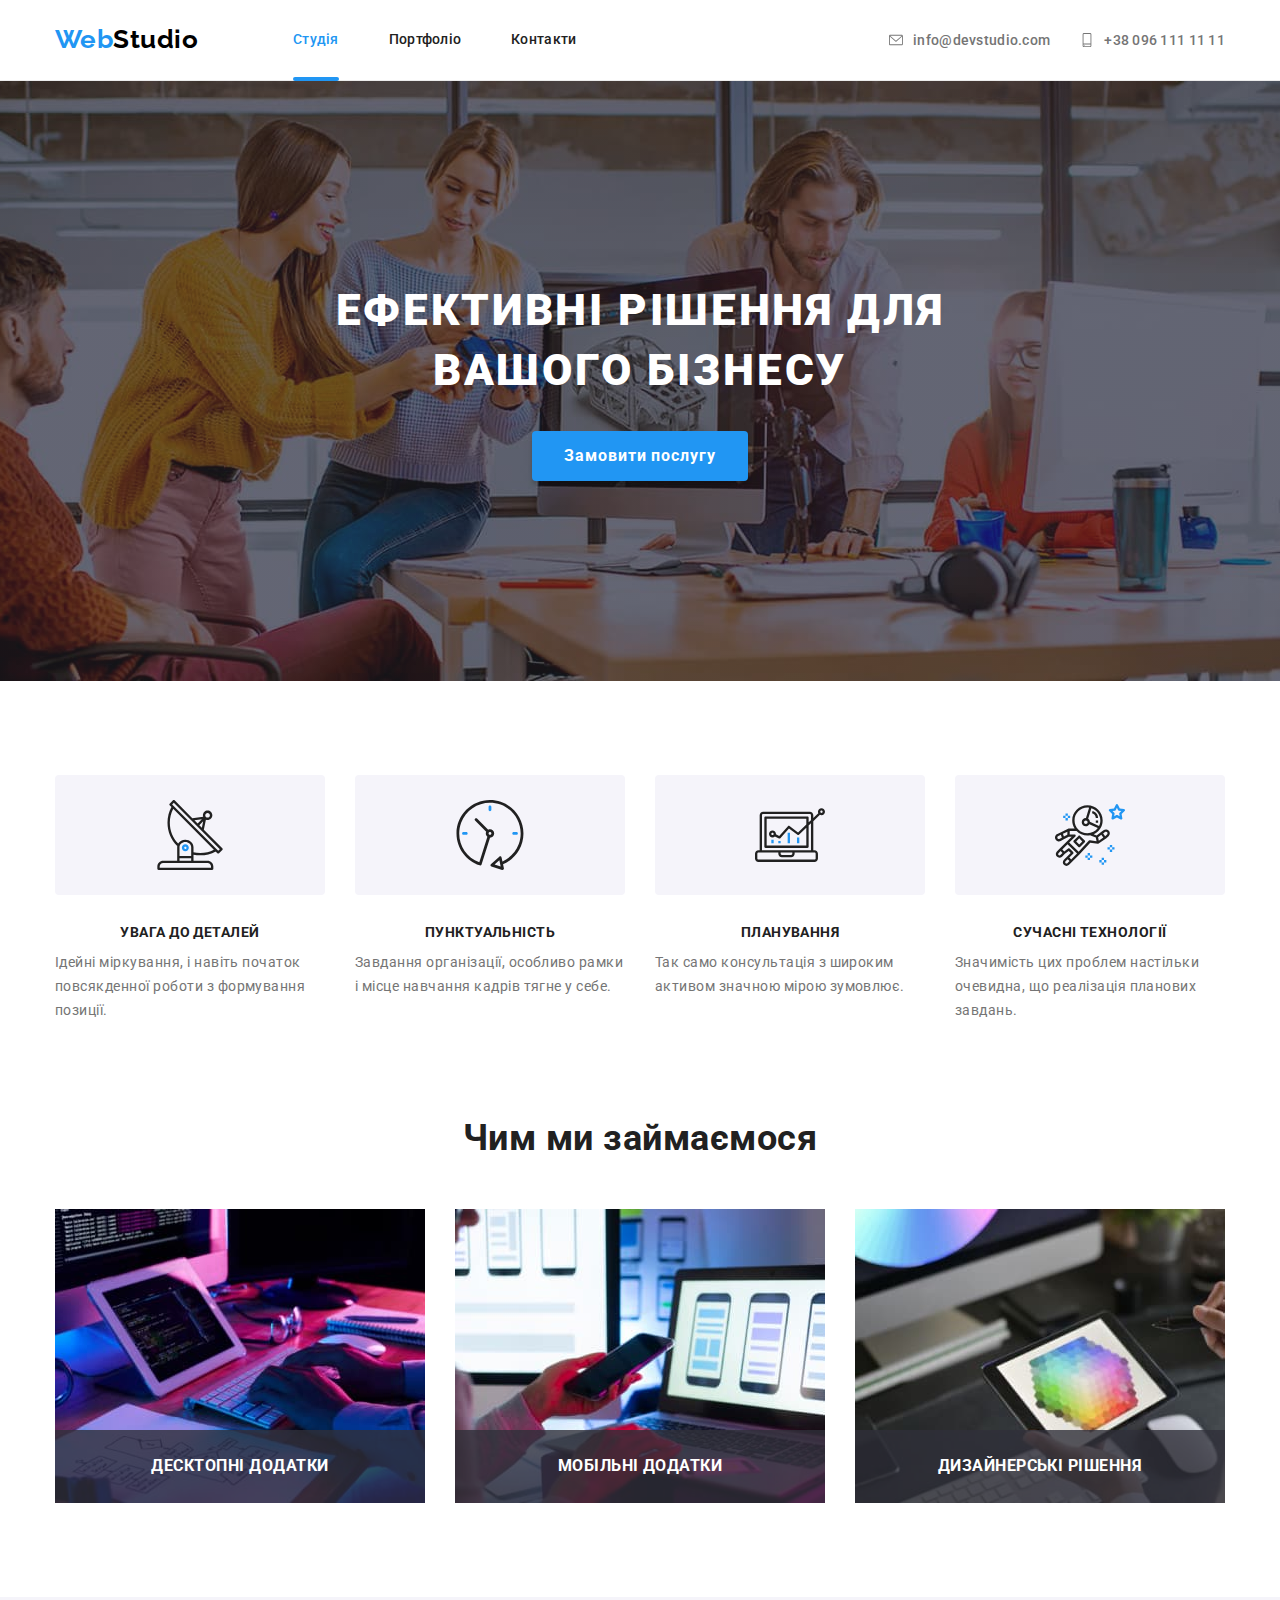
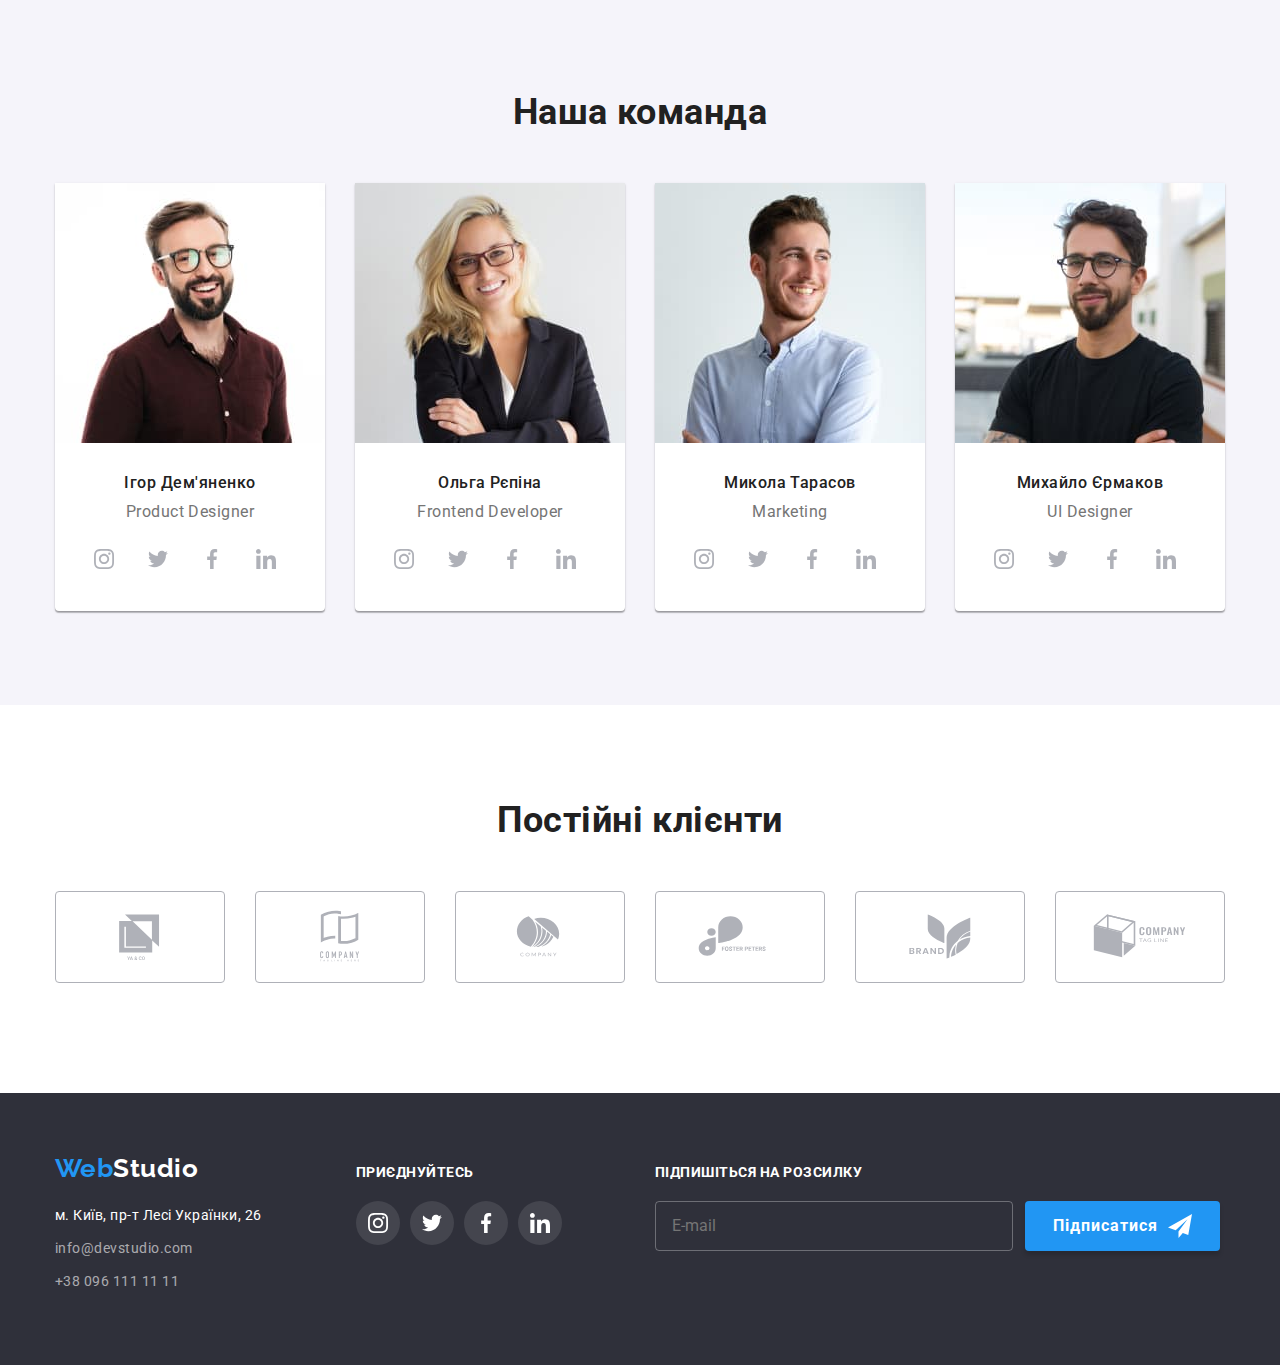
<file: index.html>
<!DOCTYPE html>
<html lang="en">
  <head>
    <meta charset="UTF-8" />
    <meta http-equiv="X-UA-Compatible" content="IE=edge" />
    <meta name="viewport" content="width=device-width, initial-scale=1.0" />
    <link
      rel="stylesheet"
      href="https://fonts.googleapis.com/css2?family=Raleway:wght@700&family=Roboto:wght@400;500;700;900&display=swap"
    />

    <link rel="preconnect" href="https://fonts.googleapis.com" />
    <link rel="preconnect" href="https://fonts.gstatic.com" crossorigin />
    <link
      href="https://fonts.googleapis.com/css2?family=Raleway:wght@700&family=Roboto:wght@400;500;700;900&display=swap"
      rel="stylesheet"
    />
    <link
      rel="stylesheet"
      href="https://cdnjs.cloudflare.com/ajax/libs/modern-normalize/1.1.0/modern-normalize.min.css"
    />
    <link rel="stylesheet" href="./css/main.min.css" />
    <title>Студія</title>
  </head>
  <body>
    <header class="header">
      <div class="container header-nav">
        <div class="header-nav__logo">
          <a href="./index.html" class="logo"
            >Web<span class="studio">Studio</span>
          </a>
        </div>
        <nav class="site-nav list">
          <ul class="site-nav__list">
            <li class="site-nav__item">
              <a href="./index.html" class="site-nav__link link current"
                >Студія</a
              >
            </li>
            <li class="site-nav__item">
              <a href="./portfolio.html" class="site-nav__link link"
                >Портфоліо</a
              >
            </li>
            <li class="site-nav__item">
              <a href="#" class="site-nav__link link">Контакти</a>
            </li>
          </ul>
        </nav>
        <ul class="contact-nav">
          <li class="contact-nav__item">
            <a href="mailto:info@devstudio.com" class="contact-nav__link link">
              <div class="contact-nav__icon">
                <svg class="contact-nav__icon-margin" width="14" height="14">
                  <use href="./images/symbol-defs.svg#icon-envelope"></use>
                </svg>
                info@devstudio.com
              </div>
            </a>
          </li>
          <li class="contact-nav__item">
            <a href="tel:+380961111111" class="contact-nav__link link">
              <div class="contact-nav__icon">
                <svg class="contact-nav__icon-margin" width="14" height="14">
                  <use href="./images/symbol-defs.svg#icon-smartphone"></use>
                </svg>
                +38 096 111 11 11
              </div>
            </a>
          </li>
        </ul>
        <button type="button" class="menu-open" data-menu-open>
          <svg
            width="40px"
            height="40px"
            aria-label="Перемикач мобільного меню"
          >
            <use
              class="icon-menu"
              href="./images/symbol-defs.svg#icon-menu"
            ></use>
          </svg>
        </button>
      </div>

      <div class="mob-menu is-hidden" data-menu>
        <div class="container-menu">
          <div class="mob-menu-top">
            <button type="button" class="menu-close" data-menu-close>
              <svg
                width="40px"
                height="40px"
                aria-label="Перемикач мобільного меню"
              >
                <use
                  class="icon-cross"
                  href="./images/symbol-defs.svg#icon-cross"
                ></use>
              </svg>
            </button>
            <ul class="menu-list">
              <li class="menu-list__item">
                <a href="./index.html" class="menu-list__link link current"
                  >Студія</a
                >
              </li>
              <li class="menu-list__item">
                <a href="./portfolio.html" class="menu-list__link link"
                  >Портфоліо</a
                >
              </li>
              <li class="menu-list__item">
                <a href="#" class="menu-list__link link">Контакти</a>
              </li>
            </ul>
          </div>

          <div class="mob-menu-bottom">
            <ul class="mob-menu__contact">
              <li class="mob-menu__item">
                <a href="tel:+380961111111" class="mob-menu__link-tel link">
                  <div class="mob-menu__icon">+38 096 111 11 11</div>
                </a>
              </li>
              <li class="mob-menu__item">
                <a
                  href="mailto:info@devstudio.com"
                  class="mob-menu__link-email link"
                >
                  <div class="contact-nav__icon">info@devstudio.com</div>
                </a>
              </li>
            </ul>
            <ul class="mob-soc">
              <li class="mob-soc__item link">Instagram</li>
              <li class="mob-soc__item link">Twitter</li>
              <li class="mob-soc__item link">Facebook</li>
              <li class="mob-soc__item link">LinkedIn</li>
            </ul>
          </div>
        </div>
      </div>
    </header>
    <main>
      <section class="hero">
        <div class="container">
          <h1 class="hero__title">Ефективні рішення для вашого бізнесу</h1>
          <button type="button" class="button-studio" data-modal-open>
            Замовити послугу
          </button>
        </div>
      </section>
      <section class="section">
        <div class="container">
          <h2 class="section__title">Наші переваги</h2>
          <ul class="benefits">
            <li class="benefits__item">
              <div class="benefits__icon">
                <svg class="benefits__icon-svg" weight="70px" , height="70px">
                  <use href="./images/symbol-defs.svg#icon-antenna"></use>
                </svg>
              </div>
              <h3 class="benefits__title">УВАГА ДО ДЕТАЛЕЙ</h3>
              <p class="benefits__text">
                Ідейні міркування, і навіть початок повсякденної роботи з
                формування позиції.
              </p>
            </li>
            <li class="benefits__item">
              <div class="benefits__icon">
                <svg class="benefits__icon-svg" weight="70px" , height="70px">
                  <use href="./images/symbol-defs.svg#icon-clock"></use>
                </svg>
              </div>
              <h3 class="benefits__title">ПУНКТУАЛЬНІСТЬ</h3>
              <p class="benefits__text">
                Завдання організації, особливо рамки і місце навчання кадрів
                тягне у себе.
              </p>
            </li>
            <li class="benefits__item">
              <div class="benefits__icon">
                <svg class="benefits__icon-svg" weight="70px" , height="70px">
                  <use href="./images/symbol-defs.svg#icon-diagram"></use>
                </svg>
              </div>
              <h3 class="benefits__title">ПЛАНУВАННЯ</h3>
              <p class="benefits__text">
                Так само консультація з широким активом значною мірою зумовлює.
              </p>
            </li>
            <li class="benefits__item">
              <div class="benefits__icon">
                <svg class="benefits__icon-svg" weight="70px" , height="70px">
                  <use href="./images/symbol-defs.svg#icon-astronaut"></use>
                </svg>
              </div>
              <h3 class="benefits__title">СУЧАСНІ ТЕХНОЛОГІЇ</h3>
              <p class="benefits__text">
                Значимість цих проблем настільки очевидна, що реалізація
                планових завдань.
              </p>
            </li>
          </ul>
        </div>
      </section>
      <section class="portfolio">
        <div class="container">
          <h2 class="portfolio__title">Чим ми займаємося</h2>

          <ul class="portfolio__list">
            <li class="portfolio__item">
              <div class="caption">
                <picture>
                  <source
                  srcset="./images/photo1.jpg 1x, ./images/photo1-2x.jpg 2x"
                  media="(min-width: 1200px)"
                  />
                  <img src="./images/photo1-2x.jpg" alt="tablet keyboard glasses" width="370" height="294" />
                </picture>
                
                <div class="caption__title">
                  <h3>Десктопні додатки</h3>
                </div>
              </div>
            </li>
            <li class="portfolio__item">
              <div class="caption">
                <picture>
                  <source srcset="./images/photo2.jpg 1x, ./images/photo2-2x.jpg 2x" media="(min-width: 1200px)"
                  />
                  <img src="./images/photo2-2x.jpg" alt="phone laptop" width="370" height="294" />
                </picture>
                
                <div class="caption__title">
                  <h3>Мобільні додатки</h3>
                </div>
              </div>
            </li>
            <li class="portfolio__item">
              <div class="caption">
                <picture>
                  <source srcset="./images/photo3.jpg 1x, ./images/photo3-2x.jpg 2x" media="(min-width: 1200px)"
                  />
                  <img src="./images/photo3-2x.jpg" alt="tablet" width="370" height="294" />
                </picture>
                <div class="caption__title">
                  <h3>Дизайнерські рішення</h3>
                </div>
              </div>
            </li>
          </ul>
        </div>
      </section>
      <section class="team">
        <div class="container">
          <h2 class="section-team">Наша команда</h2>
          <ul class="team-list">
            <li class="team-list__item">
              <div class="team-list__card">
                <picture>
                  <source srcset="./images/tim1-desc.jpg 1x, ./images/tim1-desc-2x.jpg 2x"
                  media="(min-width: 1200px)"/>
                  <source srcset="./images/tim1-tab.jpg 1x, ./images/tim1-tab-2x.jpg 2x"
                  media="(min-width: 768px)"/>
                  <source srcset="./images/tim1-mob.jpg 1x, ./images/tim1-mob-2x.jpg 2x"
                  media="(max-width: 767px)"/>
                  <img class="team-list__jpg" src="./images/tim1-mob-2x.jpg" alt="IgorDem`yanenko" width="460"  />
                </picture>
                
                <h3 class="team-list__name">Ігор Дем'яненко</h3>
                <p class="team-list__title">Product Designer</p>

                <div class="social">
                  <ul class="messengers">
                    <li class="messengers__item">
                      <a class="messengers__link" href="#">
                        <svg
                          class="messengers__icon"
                          ,
                          width="20px"
                          ,
                          height="20px"
                        >
                          <use
                            href="./images/symbol-defs.svg#icon-instagram"
                          ></use>
                        </svg>
                      </a>
                    </li>
                    <li class="messengers__item">
                      <a class="messengers__link" href="#">
                        <svg
                          class="messengers__icon"
                          ,
                          width="20px"
                          ,
                          height="20px"
                        >
                          <use
                            href="./images/symbol-defs.svg#icon-twitter"
                          ></use>
                        </svg>
                      </a>
                    </li>
                    <li class="messengers__item">
                      <a class="messengers__link" href="#">
                        <svg
                          class="messengers__icon"
                          ,
                          width="20px"
                          ,
                          height="20px"
                        >
                          <use
                            href="./images/symbol-defs.svg#icon-facebook"
                          ></use>
                        </svg>
                      </a>
                    </li>
                    <li class="messengers__item">
                      <a class="messengers__link" href="#">
                        <svg
                          class="messengers__icon"
                          ,
                          width="20px"
                          ,
                          height="20px"
                        >
                          <use
                            href="./images/symbol-defs.svg#icon-linkedin"
                          ></use>
                        </svg>
                      </a>
                    </li>
                  </ul>
                </div>
              </div>
            </li>
            <li class="team-list__item">
              <div class="team-list__card">
                <picture>
                  <source srcset="./images/tim2-desc.jpg 1x, ./images/tim2-desc-2x.jpg 2x" media="(min-width: 1200px)" />
                  <source srcset="./images/tim2-tab.jpg 1x, ./images/tim2-tab-2x.jpg 2x" media="(min-width: 768px)" />
                  <source srcset="./images/tim2-mob.jpg 1x, ./images/tim2-mob-2x.jpg 2x" media="(max-width: 767px)" />
                  <img src="./images/tim2-mob-2x.jpg" alt="olga_repina" width="460" class="team-list__jpg" />
                </picture>
               
                <h3 class="team-list__name">Ольга Рєпіна</h3>
                <p class="team-list__title">Frontend Developer</p>
                <div class="social">
                  <ul class="messengers">
                    <li class="messengers__item">
                      <a class="messengers__link" href="#">
                        <svg
                          class="messengers__icon"
                          ,
                          width="20px"
                          ,
                          height="20px"
                        >
                          <use
                            href="./images/symbol-defs.svg#icon-instagram"
                          ></use>
                        </svg>
                      </a>
                    </li>
                    <li class="messengers__item">
                      <a class="messengers__link" href="#">
                        <svg
                          class="messengers__icon"
                          ,
                          width="20px"
                          ,
                          height="20px"
                        >
                          <use
                            href="./images/symbol-defs.svg#icon-twitter"
                          ></use>
                        </svg>
                      </a>
                    </li>
                    <li class="messengers__item">
                      <a class="messengers__link" href="#">
                        <svg
                          class="messengers__icon"
                          ,
                          width="20px"
                          ,
                          height="20px"
                        >
                          <use
                            href="./images/symbol-defs.svg#icon-facebook"
                          ></use>
                        </svg>
                      </a>
                    </li>
                    <li class="messengers__item">
                      <a class="messengers__link" href="#">
                        <svg
                          class="messengers__icon"
                          ,
                          width="20px"
                          ,
                          height="20px"
                        >
                          <use
                            href="./images/symbol-defs.svg#icon-linkedin"
                          ></use>
                        </svg>
                      </a>
                    </li>
                  </ul>
                </div>
              </div>
            </li>
            <li class="team-list__item">
              <div class="team-list__card">
                <picture>
                  <source srcset="./images/tim3-desc.jpg 1x, ./images/tim3-desc-2x.jpg 2x" media="(min-width: 1200px)" />
                  <source srcset="./images/tim3-tab.jpg 1x, ./images/tim3-tab-2x.jpg 2x" media="(min-width: 768px)" />
                  <source srcset="./images/tim3-mob.jpg 1x, ./images/tim3-mob-2x.jpg 2x" media="(max-width: 767px)" />
                  <img src="./images/tim3-mob-2x.jpg" alt="mykola_tarasov" width="460" class="team-list__jpg" />
                </picture>
                
                <h3 class="team-list__name">Микола Тарасов</h3>
                <p class="team-list__title">Marketing</p>
                <div class="social">
                  <ul class="messengers">
                    <li class="messengers__item">
                      <a class="messengers__link" href="#">
                        <svg
                          class="messengers__icon"
                          ,
                          width="20px"
                          ,
                          height="20px"
                        >
                          <use
                            href="./images/symbol-defs.svg#icon-instagram"
                          ></use>
                        </svg>
                      </a>
                    </li>
                    <li class="messengers__item">
                      <a class="messengers__link" href="#">
                        <svg
                          class="messengers__icon"
                          ,
                          width="20px"
                          ,
                          height="20px"
                        >
                          <use
                            href="./images/symbol-defs.svg#icon-twitter"
                          ></use>
                        </svg>
                      </a>
                    </li>
                    <li class="messengers__item">
                      <a class="messengers__link" href="#">
                        <svg
                          class="messengers__icon"
                          ,
                          width="20px"
                          ,
                          height="20px"
                        >
                          <use
                            href="./images/symbol-defs.svg#icon-facebook"
                          ></use>
                        </svg>
                      </a>
                    </li>
                    <li class="messengers__item">
                      <a class="messengers__link" href="#">
                        <svg
                          class="messengers__icon"
                          ,
                          width="20px"
                          ,
                          height="20px"
                        >
                          <use
                            href="./images/symbol-defs.svg#icon-linkedin"
                          ></use>
                        </svg>
                      </a>
                    </li>
                  </ul>
                </div>
              </div>
            </li>
            <li class="team-list__item">
              <div class="team-list__card">
                <picture>
                  <source srcset="./images/tim4-desc.jpg 1x, ./images/tim4-desc-2x.jpg 2x" media="(min-width: 1200px)" />
                  <source srcset="./images/tim4-tab.jpg 1x, ./images/tim4-tab-2x.jpg 2x" media="(min-width: 768px)" />
                  <source srcset="./images/tim4-mob.jpg 1x, ./images/tim4-mob-2x.jpg 2x" media="(max-width: 767px)" />
                  <img class="team-list__jpg" src="./images/tim4-mob-2x.jpg" alt="mykhailo_yermakov" width="270" />
                </picture>
                
                <h3 class="team-list__name">Михайло Єрмаков</h3>
                <p class="team-list__title">UI Designer</p>
                <div class="social">
                  <ul class="messengers">
                    <li class="messengers__item">
                      <a class="messengers__link" href="#">
                        <svg
                          class="messengers__icon"
                          ,
                          width="20px"
                          ,
                          height="20px"
                        >
                          <use
                            href="./images/symbol-defs.svg#icon-instagram"
                          ></use>
                        </svg>
                      </a>
                    </li>
                    <li class="messengers__item">
                      <a class="messengers__link" href="#">
                        <svg
                          class="messengers__icon"
                          ,
                          width="20px"
                          ,
                          height="20px"
                        >
                          <use
                            href="./images/symbol-defs.svg#icon-twitter"
                          ></use>
                        </svg>
                      </a>
                    </li>
                    <li class="messengers__item">
                      <a class="messengers__link" href="#">
                        <svg
                          class="messengers__icon"
                          ,
                          width="20px"
                          ,
                          height="20px"
                        >
                          <use
                            href="./images/symbol-defs.svg#icon-facebook"
                          ></use>
                        </svg>
                      </a>
                    </li>
                    <li class="messengers__item">
                      <a class="messengers__link" href="#">
                        <svg
                          class="messengers__icon"
                          ,
                          width="20px"
                          ,
                          height="20px"
                        >
                          <use
                            href="./images/symbol-defs.svg#icon-linkedin"
                          ></use>
                        </svg>
                      </a>
                    </li>
                  </ul>
                </div>
              </div>
            </li>
          </ul>
        </div>
      </section>
      <section class="section client">
        <div class="container">
          <h2 class="client-text">Постійні клієнти</h2>
          <ul class="client-list">
            <li class="client-list__item">
              <a class="client-list__link" href="#">
                <svg class="client-list__icon" width="106px" height="60px">
                  <use href="./images/symbol-defs.svg#icon-Logo-6"></use>
                </svg>
              </a>
            </li>
            <li class="client-list__item">
              <a class="client-list__link" href="#">
                <svg class="client-list__icon" width="106px" height="60px">
                  <use href="./images/symbol-defs.svg#icon-Logo-5"></use>
                </svg>
              </a>
            </li>
            <li class="client-list__item">
              <a class="client-list__link" href="#">
                <svg class="client-list__icon" width="106px" height="60px">
                  <use href="./images/symbol-defs.svg#icon-Logo-4"></use>
                </svg>
              </a>
            </li>
            <li class="client-list__item">
              <a class="client-list__link" href="#">
                <svg class="client-list__icon" width="106px" height="60px">
                  <use href="./images/symbol-defs.svg#icon-Logo-3"></use>
                </svg>
              </a>
            </li>
            <li class="client-list__item">
              <a class="client-list__link" href="#">
                <svg class="client-list__icon" width="106px" height="60px">
                  <use href="./images/symbol-defs.svg#icon-Logo-1"></use>
                </svg>
              </a>
            </li>
            <li class="client-list__item">
              <a class="client-list__link" href="#">
                <svg class="client-list__icon" width="106px" height="60px">
                  <use href="./images/symbol-defs.svg#icon-Logo"></use>
                </svg>
              </a>
            </li>
          </ul>
        </div>
      </section>
    </main>
    <footer class="footer">
      <div class="container footer-container">
        <div class="footer-tablet">
          <div class="footer-contact">
            <div class="footer-logo">
              <a href="./index.html" class="logo"
                >Web<span class="studio-footer">Studio</span>
              </a>
            </div>

            <address class="address">
              <ul class="address__list">
                <li class="address__item">
                  <a
                    href="https://goo.gl/maps/vjc5CqG4PHMDLZ576"
                    class="address__link"
                    >м. Київ, пр-т Лесі Українки, 26</a
                  >
                </li>
                <li class="address__item">
                  <a
                    href="mailto:info@devstudio.com"
                    class="address__link-light"
                    >info@devstudio.com</a
                  >
                </li>
                <li class="address__item">
                  <a href="tel:+380961111111" class="address__link-light"
                    >+38 096 111 11 11</a
                  >
                </li>
              </ul>
            </address>
          </div>

          <div class="footer-messenger">
            <section class="footer-social">
              <h2 class="footer-messenger__text">приєднуйтесь</h2>
              <ul class="footer-messenger__list">
                <li class="footer-messenger__item">
                  <a class="footer-messenger__link" href="#">
                    <svg
                      class="footer-messenger__icon"
                      width="20px"
                      height="20px"
                    >
                      <use href="./images/symbol-defs.svg#icon-instagram"></use>
                    </svg>
                  </a>
                </li>
                <li class="footer-messenger__item">
                  <a class="footer-messenger__link" href="#">
                    <svg
                      class="footer-messenger__icon"
                      width="20px"
                      height="20px"
                    >
                      <use href="./images/symbol-defs.svg#icon-twitter"></use>
                    </svg>
                  </a>
                </li>
                <li class="footer-messenger__item">
                  <a class="footer-messenger__link" href="#">
                    <svg
                      class="footer-messenger__icon"
                      width="20px"
                      height="20px"
                    >
                      <use href="./images/symbol-defs.svg#icon-facebook"></use>
                    </svg>
                  </a>
                </li>
                <li class="footer-messenger__item">
                  <a class="footer-messenger__link" href="#">
                    <svg
                      class="footer-messenger__icon"
                      width="20px"
                      height="20px"
                    >
                      <use href="./images/symbol-defs.svg#icon-linkedin"></use>
                    </svg>
                  </a>
                </li>
              </ul>
            </section>
          </div>
        </div>
        <div class="subscribe">
          <section>
            <h2 class="subscribe__text">Підпишіться на розсилку</h2>
            <form class="subscribe__form">
              <label class="subscribe__label">
                <input
                  type="mail"
                  name="mail"
                  placeholder="E-mail"
                  class="subscribe__input"
                />
              </label>
              <button type="submit" class="subscribe__button">
                Підписатися
                <svg class="subscribe__icon" width="24px" height="24px">
                  <use href="./images/symbol-defs.svg#icon-telegramm"></use>
                </svg>
              </button>
            </form>
          </section>
        </div>
      </div>
    </footer>
    <div class="backdrop is-hidden" data-modal>
      <div class="modal">
        <button type="button" class="button-modal-close" data-modal-close>
          <svg class="button-modal-close__icon" width="11" height="11">
            <use href="./images/symbol-defs.svg#icon-close"></use>
          </svg>
        </button>
        <div class="modal-window">
          <h2 class="modal-window__text">
            Залиште свої дані, ми вам передзвонимо
          </h2>
          <form class="modal-form">
            <label class="modal-form__label">
              <span class="modal-form__name">Ім'я</span>
              <span class="modal-form__icon-svg">
                <input type="text" name="user-name" class="modal-form__input" />
                <svg class="modal-form__icon" width="18" height="18">
                  <use href="./images/symbol-defs.svg#icon-name"></use>
                </svg>
              </span>
            </label>

            <label class="modal-form__label">
              <span class="modal-form__name">Телефон</span>
              <span class="modal-form__icon-svg">
                <input type="tel" name="user-tel" class="modal-form__input" />
                <svg class="modal-form__icon" width="18" height="18">
                  <use href="./images/symbol-defs.svg#icon-phone"></use>
                </svg>
              </span>
            </label>

            <label class="modal-form__label">
              <span class="modal-form__name">Пошта</span>
              <span class="modal-form__icon-svg">
                <input
                  type="email"
                  name="user-email"
                  class="modal-form__input"
                />
                <svg class="modal-form__icon" width="18" height="18">
                  <use href="./images/symbol-defs.svg#icon-email"></use>
                </svg>
              </span>
            </label>

            <label class="modal-form__label">
              <span class="modal-form__name">Коментар</span>
              <textarea
                name="feedback"
                class="modal-form__texteria"
                placeholder="Введіть текст"
              ></textarea>
            </label>
            <label class="checkbox">
              <input
                type="checkbox"
                name="agreement"
                value="agreement"
                class="checkbox__input"
              />
              <span class="checkbox__text"
                >Погоджуюся з розсилкою та приймаю
                <a class="checkbox__link" href="#">Умови договору</a>
              </span>
            </label>
            <button type="submit" class="button-form">Відправити</button>
          </form>
        </div>
      </div>
    </div>
    <script src="./js/modal.js"></script>
    <script src="./js/menu.js"></script>
  </body>
</html>
</file>
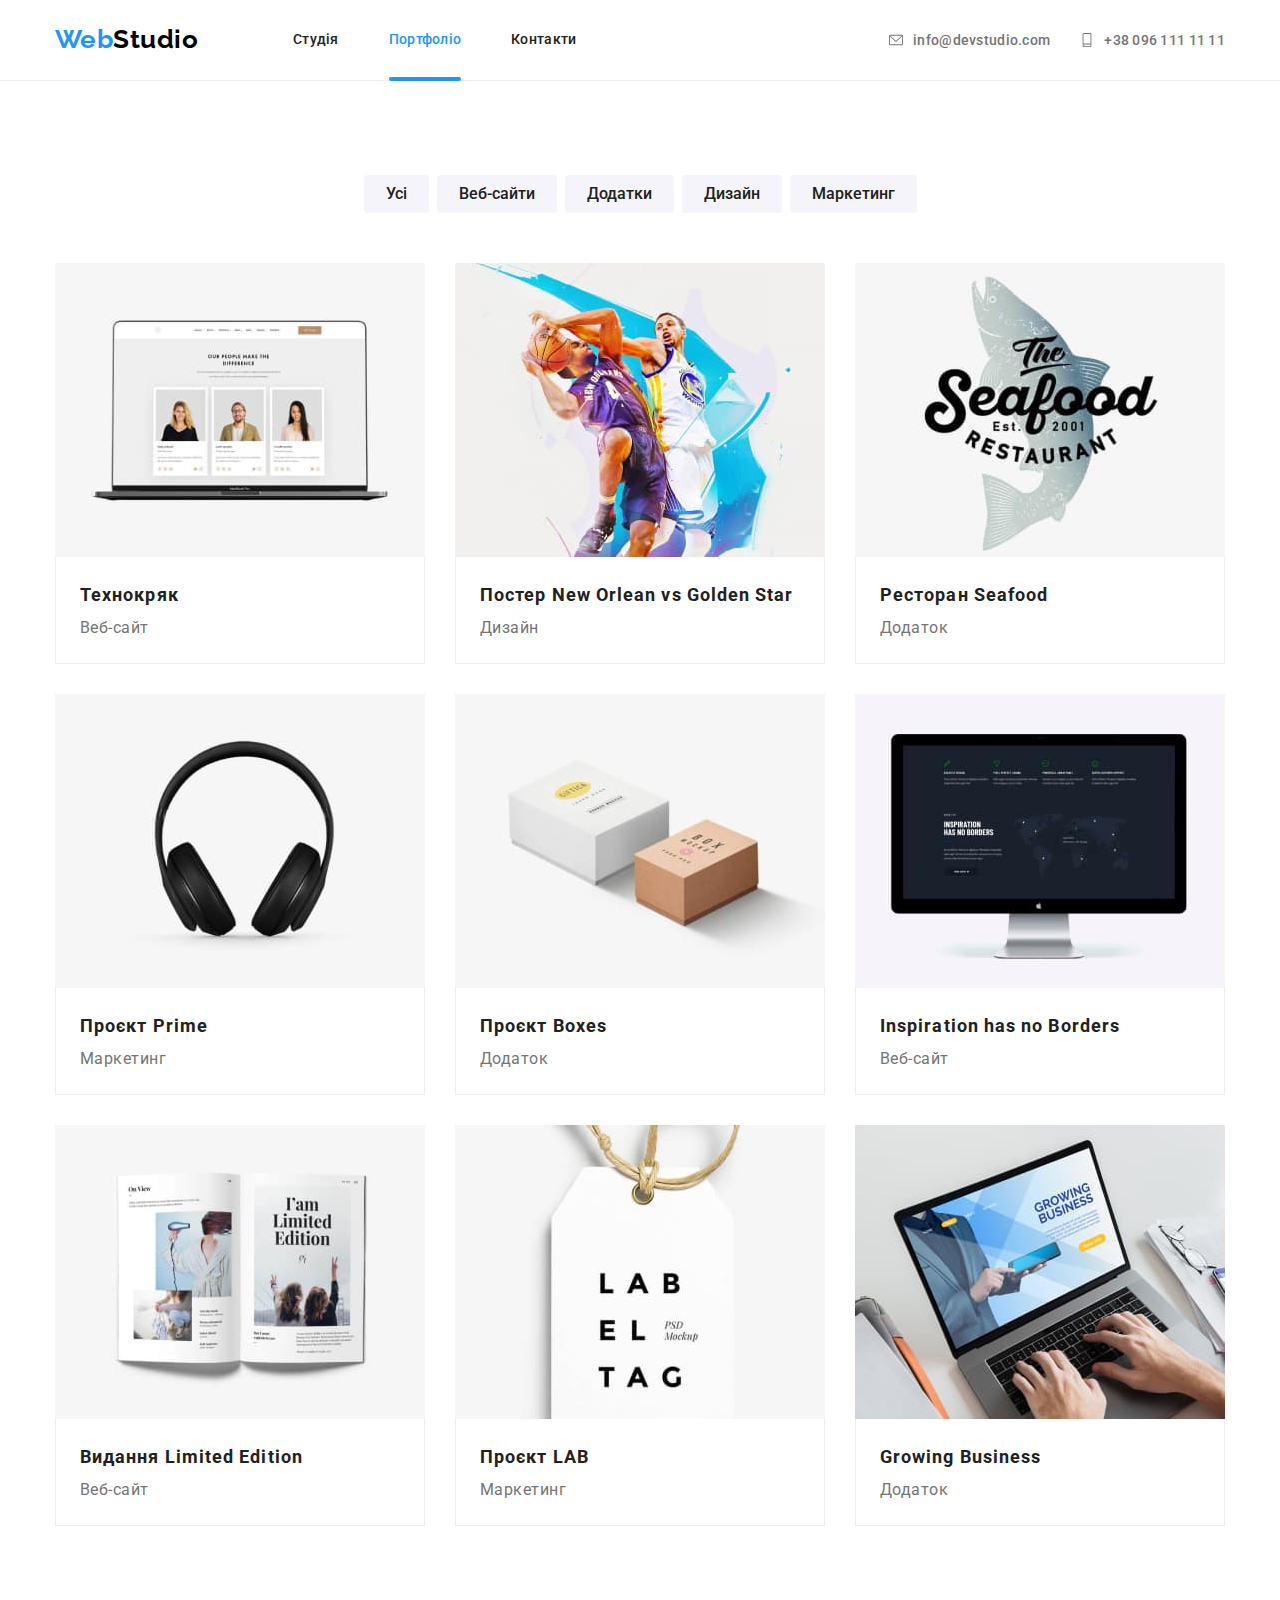
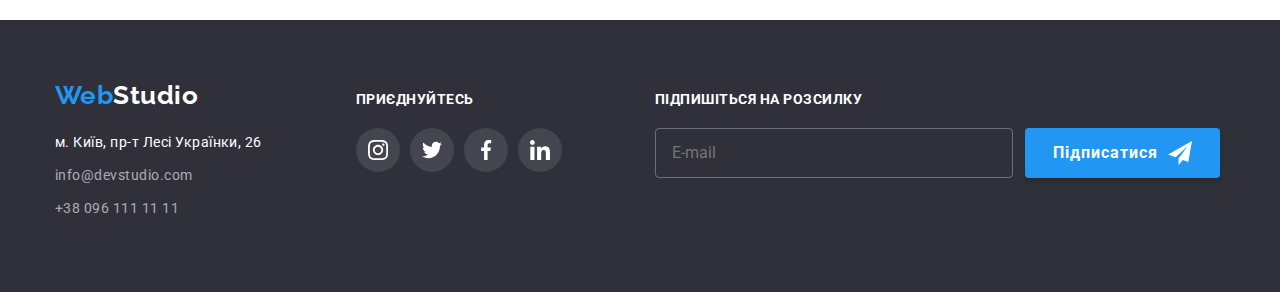
<file: portfolio.html>
<!DOCTYPE html>
<html lang="en">

<head>
    <meta charset="UTF-8" />
    <meta http-equiv="X-UA-Compatible" content="IE=edge" />
    <meta name="viewport" content="width=device-width, initial-scale=1.0" />
    <link rel="stylesheet"
        href="https://fonts.googleapis.com/css2?family=Raleway:wght@700&family=Roboto:wght@400;500;700;900&display=swap" />
  
    <link rel="preconnect" href="https://fonts.googleapis.com" />
    <link rel="preconnect" href="https://fonts.gstatic.com" crossorigin />
    <link
        href="https://fonts.googleapis.com/css2?family=Raleway:wght@700&family=Roboto:wght@400;500;700;900&display=swap"
        rel="stylesheet" />
    <link rel="stylesheet"
        href="https://cdnjs.cloudflare.com/ajax/libs/modern-normalize/1.1.0/modern-normalize.min.css" />
    <link rel="stylesheet" href="./css/main.min.css" />
    <title>Портфоліо</title>
</head>

<body>
    <header class="header">
        <div class="container header-nav">
            <div class="header-nav__logo">
                <a href="./index.html" class="logo">Web<span class="studio">Studio</span>
                </a>
            </div>
            <nav class="site-nav list">
                <ul class="site-nav__list">
                    <li class="site-nav__item">
                        <a href="./index.html" class="site-nav__link link">Студія</a>
                    </li>
                    <li class="site-nav__item">
                        <a href="./portfolio.html" class="site-nav__link link  current">Портфоліо</a>
                    </li>
                    <li class="site-nav__item">
                        <a href="#" class="site-nav__link link">Контакти</a>
                    </li>
                </ul>
            </nav>
            <ul class="contact-nav">
                <li class="contact-nav__item">
                    <a href="mailto:info@devstudio.com" class="contact-nav__link link">
                        <div class="contact-nav__icon">
                            <svg class="contact-nav__icon-margin" width="14" height="14">
                                <use href="./images/symbol-defs.svg#icon-envelope"></use>
                            </svg>
                            info@devstudio.com
                        </div>
                    </a>
                </li>
                <li class="contact-nav__item">
                    <a href="tel:+380961111111" class="contact-nav__link link">
                        <div class="contact-nav__icon">
                            <svg class="contact-nav__icon-margin" width="14" height="14">
                                <use href="./images/symbol-defs.svg#icon-smartphone"></use>
                            </svg>
                            +38 096 111 11 11
                        </div>
                    </a>
                </li>
            </ul>
            <button type="button" class="menu-open" data-menu-open>
                <svg width="40px" height="40px" aria-label="Перемикач мобільного меню">
                    <use class="icon-menu" href="./images/symbol-defs.svg#icon-menu"></use>
                </svg>
            </button>
        </div>
    
        <div class="mob-menu is-hidden" data-menu>
            <div class="container">
                <div class="mob-menu-top">
                    <button type="button" class="menu-close" data-menu-close>
                        <svg width="40px" height="40px" aria-label="Перемикач мобільного меню">
                            <use class="icon-cross" href="./images/symbol-defs.svg#icon-cross"></use>
                        </svg>
                    </button>
                    <ul class="menu-list">
                        <li class="menu-list__item">
                            <a href="./index.html" class="menu-list__link link current">Студія</a>
                        </li>
                        <li class="menu-list__item">
                            <a href="./portfolio.html" class="menu-list__link link">Портфоліо</a>
                        </li>
                        <li class="menu-list__item">
                            <a href="#" class="menu-list__link link">Контакти</a>
                        </li>
                    </ul>
                </div>
    
                <div class="mob-menu-bottom">
                    <ul class="mob-menu__contact">
                        <li class="mob-menu__item">
                            <a href="tel:+380961111111" class="mob-menu__link-tel link">
                                <div class="mob-menu__icon">+38 096 111 11 11</div>
                            </a>
                        </li>
                        <li class="mob-menu__item">
                            <a href="mailto:info@devstudio.com" class="mob-menu__link-email link">
                                <div class="contact-nav__icon">info@devstudio.com</div>
                            </a>
                        </li>
                    </ul>
                    <ul class="mob-soc">
                        <li class="mob-soc__item link">Instagram</li>
                        <li class="mob-soc__item link">Twitter</li>
                        <li class="mob-soc__item link">Facebook</li>
                        <li class="mob-soc__item link">LinkedIn</li>
                    </ul>
                </div>
            </div>
        </div>
    </header>
    <main>
        <section class="sort-section">
            <div class="container">
            <h1 class="main-portfolio">Навігація</h1>
            <ul class="sorting-button">
                <li><button type="button" class="sorting-button__link">Усі</button></li>
                <li><button type="button" class="sorting-button__link">Веб-сайти</button></li>
                <li><button type="button" class="sorting-button__link">Додатки</button></li>
                <li><button type="button" class="sorting-button__link">Дизайн</button></li>
                <li><button type="button" class="sorting-button__link">Маркетинг</button></li>
            </ul>
            <ul class="portfolio-cards">
                <li class="portfolio-cards__item">
                    <div class="portfolio-cards__thumb">
                        <picture>
                            <source srcset="./images/picture1.jpg 1x, ./images/picture1-desc-2x.jpg 2x" media="(min-width: 1200px)" />
                            <source srcset="./images/picture1-tab-1x.jpg 1x, ./images/picture1-tab-2x.jpg 2x" media="(min-width: 768px)" />
                            <source srcset="./images/picture1-mob-1x.jpg 1x, ./images/picture1-mob-2x.jpg 2x" media="(max-width: 767px)" />
                            <img src="./images/picture1-mob-2x.jpg" alt="Веб-сайт" width="450" height="294">
                        </picture>
                    <div class="portfolio-cards__overlay">
                        <p>Ресурс пропонує комплексні пропозиції з різним рівнем функціоналу та сервісів. Все це дозволить відвідувачу отримати
                        вичерпні відомості про компанію чи приватну особу.</p>
                    </div>
                    </div>
                    <div class="portfolio-cards__count">
                    <h2 class="portfolio-cards__title">Технокряк</h2>
                    <p class="portfolio-cards__discription">Веб-сайт</p>
                    
                    </div>
                </li>
                <li class="portfolio-cards__item">
                    <div class="portfolio-cards__thumb">
                        <picture>
                            <source srcset="./images/picture2.jpg 1x, ./images/picture2-desc-2x.jpg 2x" media="(min-width: 1200px)" />
                            <source srcset="./images/picture2-tab-1x.jpg 1x, ./images/picture2-tab-2x.jpg 2x" media="(min-width: 768px)" />
                            <source srcset="./images/picture2-mob-1x.jpg 1x, ./images/picture2-mob-2x.jpg 2x" media="(max-width: 767px)" />
                            <img src="./images/picture2-mob-2x.jpg" alt="Веб-сайт" width="450" height="294">
                        </picture>
                        <div class="portfolio-cards__overlay">
                            <p>Ресурс пропонує комплексні пропозиції з різним рівнем функціоналу та сервісів. Все це дозволить відвідувачу
                                отримати
                                вичерпні відомості про компанію чи приватну особу.</p>
                        </div>
                    </div>
                    <div class="portfolio-cards__count">
                    <h2 class="portfolio-cards__title">Постер New Orlean vs Golden Star</h2>
                    <p class="portfolio-cards__discription">Дизайн</p>
                </li>
                <li class="portfolio-cards__item">
                    <div class="portfolio-cards__thumb">
                        <picture>
                            <source srcset="./images/picture3.jpg 1x, ./images/picture3-desc-2x.jpg 2x" media="(min-width: 1200px)" />
                            <source srcset="./images/picture3-tab-1x.jpg 1x, ./images/picture3-tab-2x.jpg 2x" media="(min-width: 768px)" />
                            <source srcset="./images/picture3-mob-1x.jpg 1x, ./images/picture3-mob-2x.jpg 2x" media="(max-width: 767px)" />
                            <img src="./images/picture3-mob-2x.jpg" alt="Веб-сайт" width="450" height="294">
                        </picture>
                        <div class="portfolio-cards__overlay">
                            <p>Ресурс пропонує комплексні пропозиції з різним рівнем функціоналу та сервісів. Все це дозволить відвідувачу
                                отримати
                                вичерпні відомості про компанію чи приватну особу.</p>
                        </div>
                    </div>
                    
                    <div class="portfolio-cards__count">
                    <h2 class="portfolio-cards__title">Ресторан Seafood</h2>
                    <p class="portfolio-cards__discription">Додаток</p>
                    </div>
                </li>
                <li class="portfolio-cards__item">
                    <div class="portfolio-cards__thumb">
                        <picture>
                            <source srcset="./images/picture4.jpg 1x, ./images/picture4-desc-2x.jpg 2x" media="(min-width: 1200px)" />
                            <source srcset="./images/picture4-tab-1x.jpg 1x, ./images/picture4-tab-2x.jpg 2x" media="(min-width: 768px)" />
                            <source srcset="./images/picture4-mob-1x.jpg 1x, ./images/picture4-mob-2x.jpg 2x" media="(max-width: 767px)" />
                            <img src="./images/picture4-mob-2x.jpg" alt="Веб-сайт" width="450" height="294">
                        </picture>
                       
                        <div class="portfolio-cards__overlay">
                            <p>Ресурс пропонує комплексні пропозиції з різним рівнем функціоналу та сервісів. Все це дозволить відвідувачу
                                отримати
                                вичерпні відомості про компанію чи приватну особу.</p>
                        </div>
                    </div>
                   
                    <div class="portfolio-cards__count">
                    <h2 class="portfolio-cards__title">Проєкт Prime</h2>
                    <p class="portfolio-cards__discription">Маркетинг</p>
                    </div>
                </li>
                <li class="portfolio-cards__item">
                    <div class="portfolio-cards__thumb">
                        <picture>
                            <source srcset="./images/picture5.jpg 1x, ./images/picture5-desc-2x.jpg 2x" media="(min-width: 1200px)" />
                            <source srcset="./images/picture5-tab-1x.jpg 1x, ./images/picture5-tab-2x.jpg 2x" media="(min-width: 768px)" />
                            <source srcset="./images/picture5-mob-1x.jpg 1x, ./images/picture5-mob-2x.jpg 2x" media="(max-width: 767px)" />
                            <img src="./images/picture5-mob-2x.jpg" alt="Веб-сайт" width="450" height="294">
                        </picture>
                        
                        <div class="portfolio-cards__overlay">
                            <p>Ресурс пропонує комплексні пропозиції з різним рівнем функціоналу та сервісів. Все це дозволить відвідувачу
                                отримати
                                вичерпні відомості про компанію чи приватну особу.</p>
                        </div>
                    </div>
                    
                    <div class="portfolio-cards__count">
                    <h2 class="portfolio-cards__title">Проєкт Boxes</h2>
                    <p class="portfolio-cards__discription">Додаток</p>
                    </div>
                </li>
                <li class="portfolio-cards__item">
                    <div class="portfolio-cards__thumb">
                        <picture>
                            <source srcset="./images/picture6.jpg 1x, ./images/picture6-desc-2x.jpg 2x" media="(min-width: 1200px)" />
                            <source srcset="./images/picture6-tab-1x.jpg 1x, ./images/picture6-tab-2x.jpg 2x" media="(min-width: 768px)" />
                            <source srcset="./images/picture6-mob-1x.jpg 1x, ./images/picture6-mob-2x.jpg 2x" media="(max-width: 767px)" />
                            <img src="./images/picture6-mob-2x.jpg" alt="Веб-сайт" width="450" height="294">
                        </picture>
                        
                        <div class="portfolio-cards__overlay">
                            <p>Ресурс пропонує комплексні пропозиції з різним рівнем функціоналу та сервісів. Все це дозволить відвідувачу
                                отримати
                                вичерпні відомості про компанію чи приватну особу.</p>
                        </div>
                    </div>
                    
                    <div class="portfolio-cards__count">
                    <h2 class="portfolio-cards__title">Inspiration has no Borders</h2>
                    <p class="portfolio-cards__discription">Веб-сайт</p>
                    </div>
                </li>
                <li class="portfolio-cards__item">
                    <div class="portfolio-cards__thumb">
                        <picture>
                            <source srcset="./images/picture7.jpg 1x, ./images/picture7-desc-2x.jpg 2x" media="(min-width: 1200px)" />
                            <source srcset="./images/picture7-tab-1x.jpg 1x, ./images/picture7-tab-2x.jpg 2x" media="(min-width: 768px)" />
                            <source srcset="./images/picture7-mob-1x.jpg 1x, ./images/picture7-mob-2x.jpg 2x" media="(max-width: 767px)" />
                            <img src="./images/picture7-mob-2x.jpg" alt="Веб-сайт" width="450" height="294">
                        </picture>
                       
                        <div class="portfolio-cards__overlay">
                            <p>Ресурс пропонує комплексні пропозиції з різним рівнем функціоналу та сервісів. Все це дозволить відвідувачу
                                отримати
                                вичерпні відомості про компанію чи приватну особу.</p>
                        </div>
                    </div>
                   
                    <div class="portfolio-cards__count">
                    <h2 class="portfolio-cards__title">Видання Limited Edition</h2>
                    <p class="portfolio-cards__discription">Веб-сайт</p>
                    </div>
                </li>
                <li class="portfolio-cards__item">
                    <div class="portfolio-cards__thumb">
                        <picture>
                            <source srcset="./images/picture8.jpg 1x, ./images/picture8-desc-2x.jpg 2x" media="(min-width: 1200px)" />
                            <source srcset="./images/picture8-tab-1x.jpg 1x, ./images/picture8-tab-2x.jpg 2x" media="(min-width: 768px)" />
                            <source srcset="./images/picture8-mob-1x.jpg 1x, ./images/picture8-mob-2x.jpg 2x" media="(max-width: 767px)" />
                            <img src="./images/picture8-mob-2x.jpg" alt="Веб-сайт" width="450" height="294">
                        </picture>
                        
                        <div class="portfolio-cards__overlay">
                            <p>Ресурс пропонує комплексні пропозиції з різним рівнем функціоналу та сервісів. Все це дозволить відвідувачу
                                отримати
                                вичерпні відомості про компанію чи приватну особу.</p>
                        </div>
                    </div>
                    
                    <div class="portfolio-cards__count">
                    <h2 class="portfolio-cards__title">Проєкт LAB</h2>
                    <p class="portfolio-cards__discription">Маркетинг</p>
                    </div>
                </li>
                <li class="portfolio-cards__item">
                    <div class="portfolio-cards__thumb">
                        <picture>
                            <source srcset="./images/picture9.jpg 1x, ./images/picture9-desc-2x.jpg 2x" media="(min-width: 1200px)" />
                            <source srcset="./images/picture9-tab-1x.jpg 1x, ./images/picture9-tab-2x.jpg 2x" media="(min-width: 768px)" />
                            <source srcset="./images/picture9-mob-1x.jpg 1x, ./images/picture9-mob-2x.jpg 2x" media="(max-width: 767px)" />
                            <img src="./images/picture9-mob-2x.jpg" alt="Веб-сайт" width="450" height="294">
                        </picture>
                       
                        <div class="portfolio-cards__overlay">
                            <p>Ресурс пропонує комплексні пропозиції з різним рівнем функціоналу та сервісів. Все це дозволить відвідувачу
                                отримати
                                вичерпні відомості про компанію чи приватну особу.</p>
                        </div>
                    </div>
                    
                    <div class="portfolio-cards__count">
                    <h2 class="portfolio-cards__title">Growing Business</h2>
                    <p class="portfolio-cards__discription">Додаток</p>
                    </div>
                </li>
            </ul>
            </div>
        </section>
    </main>
<footer class="footer">
    <div class="container footer-container">
        <div class="footer-tablet">
            <div class="footer-contact">
                <div class="footer-logo">
                    <a href="./index.html" class="logo">Web<span class="studio-footer">Studio</span>
                    </a>
                </div>

                <address class="address">
                    <ul class="address__list">
                        <li class="address__item">
                            <a href="https://goo.gl/maps/vjc5CqG4PHMDLZ576" class="address__link">м. Київ, пр-т Лесі
                                Українки, 26</a>
                        </li>
                        <li class="address__item">
                            <a href="mailto:info@devstudio.com" class="address__link-light">info@devstudio.com</a>
                        </li>
                        <li class="address__item">
                            <a href="tel:+380961111111" class="address__link-light">+38 096 111 11 11</a>
                        </li>
                    </ul>
                </address>
            </div>

            <div class="footer-messenger">
                <section class="footer-social">
                    <h2 class="footer-messenger__text">приєднуйтесь</h2>
                    <ul class="footer-messenger__list">
                        <li class="footer-messenger__item">
                            <a class="footer-messenger__link" href="#">
                                <svg class="footer-messenger__icon" width="20px" height="20px">
                                    <use href="./images/symbol-defs.svg#icon-instagram"></use>
                                </svg>
                            </a>
                        </li>
                        <li class="footer-messenger__item">
                            <a class="footer-messenger__link" href="#">
                                <svg class="footer-messenger__icon" width="20px" height="20px">
                                    <use href="./images/symbol-defs.svg#icon-twitter"></use>
                                </svg>
                            </a>
                        </li>
                        <li class="footer-messenger__item">
                            <a class="footer-messenger__link" href="#">
                                <svg class="footer-messenger__icon" width="20px" height="20px">
                                    <use href="./images/symbol-defs.svg#icon-facebook"></use>
                                </svg>
                            </a>
                        </li>
                        <li class="footer-messenger__item">
                            <a class="footer-messenger__link" href="#">
                                <svg class="footer-messenger__icon" width="20px" height="20px">
                                    <use href="./images/symbol-defs.svg#icon-linkedin"></use>
                                </svg>
                            </a>
                        </li>
                    </ul>
                </section>
            </div>
        </div>
        <div class="subscribe">
            <section>
                <h2 class="subscribe__text">Підпишіться на розсилку</h2>
                <form class="subscribe__form">
                    <label class="subscribe__label">
                        <input type="mail" name="mail" placeholder="E-mail" class="subscribe__input" />
                    </label>
                    <button type="submit" class="subscribe__button">
                        Підписатися
                        <svg class="subscribe__icon" width="24px" height="24px">
                            <use href="./images/symbol-defs.svg#icon-telegramm"></use>
                        </svg>
                    </button>
                </form>
            </section>
        </div>
    </div>
</footer>

</body>
</html>
</file>
<file: css/main.min.css>
h1,h2,h3,h4,p{margin:0;padding:0}a{text-decoration:none}img,svg{display:block;max-width:100%;width:100%}.container{margin-left:auto;margin-right:auto;width:100%;min-width:230px;padding-left:15px;padding-right:15px}@media screen and (min-width: 480px){.container{max-width:480px}}@media screen and (min-width: 768px){.container{max-width:768px}}@media screen and (min-width: 1200px){.container{max-width:1200px}}.container-menu{margin-left:auto;margin-right:auto;width:100%;min-width:230px}@media screen and (min-width: 480px){.container-menu{max-width:480px}}@media screen and (min-width: 768px){.container-menu{max-width:768px}}@media screen and (min-width: 1200px){.container-menu{max-width:1200px}}:root{--background-color: #f5f5f5;--first-color: #212121;--secondary-color: #757575;--third-color: #2196f3;--fourth-color: #000000;--background-secondary-color: #f5f4fa;--background-footer-color: #2f303a;--main-color: #ffffff;--footer-mail-tel-color: rgba(255, 255, 255, 0.6);--port-border-color: #eeeeee;--social-color: #afb1b8;--social-link-beck: rgba(255, 255, 255, 0.1);--overlay-color: rgba(33, 150, 243, 0.9)}body{background-color:var(--main-color);font-family:Roboto,sans-serif;letter-spacing:.03em}.header{border-bottom:1px solid #ececec}.header-nav{display:flex;align-items:center}.header-nav__logo{margin:10px 0px;width:100%;display:flex;align-items:center;justify-content:space-between}@media screen and (min-width: 768px){.header-nav__logo{margin-right:87px;width:145px}}@media screen and (min-width: 1200px){.header-nav__logo{margin-right:93px;font-size:26px;line-height:1.19}}.logo{color:var(--third-color);font-family:Raleway,sans-serif;font-weight:700;font-size:24px;line-height:1.174;text-decoration:none}@media screen and (min-width: 1200px){.logo{font-size:26px;line-height:1.19}}.studio{color:var(--fourth-color);font-family:Raleway,sans-serif;font-weight:700;font-size:24px;line-height:1.383;text-decoration:none}@media screen and (min-width: 1200px){.studio{font-size:26px;line-height:1.2}}.no-scroll{overflow:hidden}.menu-open{margin:0;padding:0;border:0;background-color:rgba(0,0,0,0);cursor:pointer}.menu-open:hover,.menu-open:focus{fill:var(--third-color)}@media screen and (min-width: 768px){.menu-open{display:none}}.menu-close{position:absolute;padding:0;border:0;right:8px;top:8px;margin-left:auto;background-color:rgba(0,0,0,0)}.menu-close:hover,.menu-close:focus{fill:var(--third-color)}@media screen and (min-width: 768px){.menu-close{display:none}}.mob-menu{padding:48px 40px;position:absolute;top:0;width:100vw;height:100vh;background-color:var(--main-color)}.mob-menu>.container-menu{height:100%;display:flex;flex-direction:column;justify-content:space-between;overflow:auto}@media screen and (min-width: 768px){.mob-menu{display:none}}.menu-list{margin:0;padding:0}.menu-list__item{list-style:none}.menu-list__item:not(:last-child){margin-bottom:32px}.menu-list__link{font-weight:500;font-size:40px;line-height:1.175;letter-spacing:.02em;color:var(--first-color)}.mob-menu__contact{margin:0;padding:0}.mob-menu__item{list-style:none}.mob-menu__item:not(:last-child){margin-bottom:32px}.mob-menu__link-tel{font-weight:500;font-size:34px;line-height:1.1764705882;letter-spacing:.02em;color:var(--third-color)}@media screen and (max-width: 447px){.mob-menu__link-tel{font-size:24px;line-height:1.1666666667}}.mob-menu__link-email{font-weight:500;font-size:24px;line-height:1.1666666667;letter-spacing:.02em;color:var(--secondary-color)}.mob-soc{padding:0;list-style:none;display:flex;margin-top:64px;margin-bottom:48px}@media screen and (max-width: 479px){.mob-soc{flex-wrap:wrap}}.mob-soc__item{font-weight:500;font-size:18px;line-height:1.22;letter-spacing:.02em;color:var(--third-color)}.mob-soc__item{border-right:1px solid rgba(33,33,33,.2);border-left:1px solid rgba(33,33,33,.2);padding-right:9px;padding-left:9px}.mob-soc__item:first-child{border-left:0;padding-left:0}.mob-soc__item:last-child{border-right:0;padding-right:0}.is-hidden{opacity:0;visibility:hidden;pointer-events:none}.site-nav__list{display:none;color:var(--first-color);font-weight:500;font-size:14px;line-height:1.14;letter-spacing:.02em;list-style:none;margin:0px;padding:0px;text-decoration:none}@media screen and (min-width: 768px){.site-nav__list{display:flex;gap:50px}}.contact-nav__link{display:flex;color:var(--secondary-color);transition:color 250ms cubic-bezier(0.4, 0, 0.2, 1);list-style:none;margin:0px;padding:0px;text-decoration:none}.contact-nav__link:hover,.contact-nav__link:focus{color:var(--third-color)}.site-nav__link{position:relative;display:flex;padding-top:32px;padding-bottom:32px;color:var(--first-color);transition:color 250ms cubic-bezier(0.4, 0, 0.2, 1)}.site-nav__link:hover,.site-nav__link:focus{color:var(--third-color)}@media screen and (min-width: 1200px){.site-nav{margin-right:0}}.site-nav__item:last-child{margin-right:96px}.link.current{color:var(--third-color)}.current::after{position:absolute;content:"";display:block;width:100%;height:4px;background-color:var(--third-color);bottom:-1px;left:0px;border-radius:2px;opacity:1;transition:opacity 250ms cubic-bezier(0.4, 0, 0.2, 1)}.contact-nav{display:none;align-items:center;color:var(--secondary-color);font-weight:500;font-size:12px;line-height:1.166;letter-spacing:.02em;flex-direction:column;padding-left:0;margin:0;gap:10px}@media screen and (min-width: 768px){.contact-nav{display:flex}}@media screen and (min-width: 1200px){.contact-nav{flex-direction:row;margin-left:auto;font-size:14px;line-height:1.142;gap:30px}}.contact-nav__item{list-style:none;display:flex;width:138px}@media screen and (min-width: 1200px){.contact-nav__item{width:auto}}.contact-nav__item:first-child{margin-left:0}.contact-nav__icon{display:flex;align-items:center;fill:var(--secondary-color)}.contact-nav__icon:hover,.contact-nav__icon:focus{fill:var(--third-color)}.contact-nav__icon-margin{width:auto;margin-right:10px;transition:fill 250ms cubic-bezier(0.4, 0, 0.2, 1)}.hero{background-color:var(--background-footer-color);background-image:linear-gradient(to right, rgba(47, 48, 58, 0.4), rgba(47, 48, 58, 0.4)),url(../images/hero-mob.jpg);margin:auto;background-position:center;background-repeat:no-repeat;text-align:center;background-size:cover;padding-top:118px;padding-bottom:118px}@media(min-device-pixel-ratio: 2),(-webkit-min-device-pixel-ratio: 2),(min-resolution: 192dpi),(min-resolution: 2dppx){.hero{background-image:linear-gradient(to right, rgba(47, 48, 58, 0.4), rgba(47, 48, 58, 0.4)),url(../images/hero-mob-2x.jpg)}}@media screen and (min-width: 480px){.hero{background-image:linear-gradient(to right, rgba(47, 48, 58, 0.4), rgba(47, 48, 58, 0.4)),url(../images/hero-tab.jpg)}}@media screen and (min-width: 480px)and (min-device-pixel-ratio: 2),screen and (min-width: 480px)and (-webkit-min-device-pixel-ratio: 2),screen and (min-width: 480px)and (min-resolution: 192dpi),screen and (min-width: 480px)and (min-resolution: 2dppx){.hero{background-image:linear-gradient(to right, rgba(47, 48, 58, 0.4), rgba(47, 48, 58, 0.4)),url(../images/hero-tab-2x.jpg)}}@media screen and (min-width: 768px){.hero{background-image:linear-gradient(to right, rgba(47, 48, 58, 0.4), rgba(47, 48, 58, 0.4)),url(../images/hero.jpg)}}@media screen and (min-width: 768px)and (min-device-pixel-ratio: 2),screen and (min-width: 768px)and (-webkit-min-device-pixel-ratio: 2),screen and (min-width: 768px)and (min-resolution: 192dpi),screen and (min-width: 768px)and (min-resolution: 2dppx){.hero{background-image:linear-gradient(to right, rgba(47, 48, 58, 0.4), rgba(47, 48, 58, 0.4)),url(../images/hero-2x.jpg)}}@media screen and (min-width: 1200px){.hero{background-size:1600px 600px;padding-top:200px;padding-bottom:200px}}.hero__title{color:var(--main-color);margin-top:auto;margin-bottom:auto;font-weight:900;font-size:26px;line-height:1.615;text-align:center;letter-spacing:.06em;text-transform:uppercase}@media screen and (min-width: 768px){.hero__title{max-width:430px;margin-right:auto;margin-left:auto}}@media screen and (min-width: 1200px){.hero__title{max-width:696px;font-size:44px;line-height:1.363}}.button-studio{cursor:pointer;background-color:var(--third-color);color:var(--main-color);font-weight:700;font-size:16px;line-height:1.88;text-align:center;letter-spacing:.06em;padding:10px 24px;margin-top:30px;box-shadow:0px 4px 4px rgba(0,0,0,.15);border-radius:4px;border:none;transition:background-color 250ms cubic-bezier(0.4, 0, 0.2, 1)}.button-studio:hover,.button-studio:focus{background-color:#188ce8}@media screen and (min-width: 1200px){.button-studio{padding:10px 32px}}.backdrop{position:fixed;height:100%;width:100%;top:0;left:0;background-color:rgba(0,0,0,.1);opacity:1;transition:opacity 250ms cubic-bezier(0.4, 0, 0.2, 1)}.backdrop.is-hidden{opacity:0;pointer-events:none}.modal{position:absolute;min-height:609px;min-width:450px;background-color:var(--main-color);border-radius:4px;top:50%;left:50%;padding:40px;box-shadow:0px 1px 3px rgba(0,0,0,.12),0px 1px 1px rgba(0,0,0,.14),0px 2px 1px rgba(0,0,0,.2);transform:translate(-50%, -50%) scale(1);transition:transform 250ms cubic-bezier(0.4, 0, 0.2, 1)}@media screen and (max-width: 479px){.modal{min-width:100%;padding-left:15px;padding-right:15px;margin-top:auto;margin-bottom:auto}}@media screen and (min-width: 1200px){.modal{min-height:581px;min-width:528px}}.button-modal-close{position:absolute;top:8px;right:8px;border:1px solid rgba(0,0,0,.1);background-color:var(--main-color);width:30px;height:30px;border-radius:50%;cursor:pointer;fill:var(--fourth-color);transition:fill 250ms cubic-bezier(0.4, 0, 0.2, 1)}.button-modal-close:hover,.button-modal-close:focus{fill:var(--third-color)}.modal-window{margin-bottom:12px}.modal-window__text{font-weight:700;font-size:20px;line-height:1.5;text-align:center;color:var(--first-color);margin-bottom:12px}@media screen and (min-width: 1200px){.modal-window__text{line-height:1.15}}.modal-form__label{display:block;margin-bottom:10px}.modal-form__label:last-child{margin-bottom:20px}.modal-form__name{display:block;font-weight:400;font-size:12px;line-height:1.166;color:var(--secondary-color);margin-bottom:4px}.modal-form__input{height:40px;width:100%;outline:0;padding-left:45px;border:1px solid rgba(33,33,33,.2);border-radius:4px;transition:border 250ms cubic-bezier(0.4, 0, 0.2, 1)}.modal-form__input:hover,.modal-form__input:focus{border-color:var(--third-color)}.modal-form__icon-svg{position:relative}.modal-form__icon{position:absolute;top:50%;left:12px;width:18px;transform:translateY(-50%);fill:var(--first-color);transition:fill 250ms cubic-bezier(0.4, 0, 0.2, 1)}.modal-form__input:hover+.modal-form__icon,.modal-form__input:focus+.modal-form__icon{fill:var(--third-color)}.modal-form__texteria{display:block;width:100%;height:120px;outline:none;resize:none;padding:12px 16px;border:1px solid rgba(33,33,33,.2);border-radius:4px;font-weight:400;font-size:12px;line-height:1.166;letter-spacing:.01em;transition:border 250ms cubic-bezier(0.4, 0, 0.2, 1)}.modal-form__texteria::-moz-placeholder{color:rgba(117,117,117,.5)}.modal-form__texteria:-ms-input-placeholder{color:rgba(117,117,117,.5)}.modal-form__texteria::placeholder{color:rgba(117,117,117,.5)}.modal-form__texteria:hover,.modal-form__texteria:focus{border-color:var(--third-color)}.checkbox{position:relative;display:flex;align-items:center;justify-content:center;margin-bottom:30px}.checkbox__input{position:absolute;clip:rect(0 0 0 0);width:1px;height:1px;margin-bottom:-1px}.checkbox__text{display:flex;justify-content:center;align-items:center;font-weight:400;font-size:12px;line-height:1.714;color:var(--secondary-color)}@media screen and (min-width: 1200px){.checkbox__text{font-size:14px}}.checkbox__text::before{content:"";display:inline-block;width:16px;height:15px;border:2px solid var(--first-color);border-radius:2px;margin-right:7px;background-color:var(--main-color);transition:transform 250ms cubic-bezier(0.4, 0, 0.2, 1)}.checkbox__link{color:var(--third-color);text-decoration:underline;margin-left:5px}.checkbox__input:checked~.checkbox__text::before{background-image:url(../images/icon-vector.svg);background-repeat:no-repeat;background-position:50% 50%;background-size:contain;background-origin:border-box;border:0px solid var(--third-color);background-color:var(--third-color);fill:var(--main-color);transform:fill 250ms cubic-bezier(0.4, 0, 0.2, 1),background-color 250ms cubic-bezier(0.4, 0, 0.2, 1)}.button-form{min-width:200px;border:0px;border-radius:4px;background-color:var(--third-color);color:var(--main-color);padding:10px 52px;font-style:normal;font-weight:700;font-size:16px;line-height:1.875;letter-spacing:.06em;cursor:pointer;border:0;text-align:center;box-shadow:0px 4px 4px rgba(0,0,0,.15);display:flex;align-items:center;margin:auto;transition:background-color 250ms cubic-bezier(0.4, 0, 0.2, 1)}.button-form:hover,.button-form:focus{background-color:#188ce8}.section__title{font-size:0}.benefits{display:block;gap:30px;list-style:none;margin:0px;padding:0px}@media screen and (min-width: 768px){.benefits{display:flex;flex-wrap:wrap}}.benefits__item{width:100%;margin-bottom:30px}@media screen and (min-width: 768px){.benefits__item{width:calc((100% - 30px)/2);margin-bottom:0px}}@media screen and (min-width: 1200px){.benefits__item{width:calc((100% - 90px)/4)}}.benefits__item:last-child{margin-bottom:0px}.benefits__icon{display:flex;background-color:var(--background-secondary-color);border-radius:4px;justify-content:center;padding-top:25px;padding-bottom:25px;margin-bottom:30px;height:120px;width:100%;align-items:center}.benefits__icon-svg{background-position:center;background-size:cover;background-repeat:no-repeat}.benefits__title{margin-top:0;margin-bottom:10px;color:var(--first-color);font-weight:700;font-size:14px;line-height:1.14;text-transform:uppercase;text-align:center}.benefits__text{margin-top:0;margin-bottom:0;color:var(--secondary-color);font-weight:400;font-size:14px;line-height:1.71}.section{padding-top:60px;padding-bottom:60px}@media screen and (min-width: 1200px){.section{padding-top:94px;padding-bottom:94px}}.portfolio{display:none;padding-bottom:94px}@media screen and (min-width: 1200px){.portfolio{display:inline}}.portfolio__title{color:var(--first-color);font-weight:700;font-size:36px;line-height:1.17;text-align:center;margin-bottom:50px}.portfolio__list{display:flex;margin-top:50px;justify-content:center;list-style:none;margin:0px;padding:0px;text-decoration:none;margin-bottom:94px}.portfolio__item{margin-right:30px}.portfolio__item:last-child{margin-right:0px}.caption{position:relative;height:294px}.caption__title{display:flex;width:100%;padding:27px 0px;color:var(--main-color);background-color:rgba(47,48,58,.8);font-weight:700;font-size:14px;line-height:1.142;text-transform:uppercase;text-align:center;justify-content:center;position:absolute;bottom:0}.team{background-color:var(--background-secondary-color);padding-top:60px;padding-bottom:60px}@media screen and (min-width: 1200px){.team{padding-top:94px;padding-bottom:94px}}.section-team{color:var(--first-color);font-weight:700;font-size:36px;line-height:1.17;text-align:center;margin-bottom:30px}@media screen and (min-width: 1200px){.section-team{margin-bottom:50px}}.team-list{justify-content:center;margin:0px;padding:0px}@media screen and (min-width: 768px){.team-list{display:flex;flex-wrap:wrap;gap:30px}}.team-list__item{display:flex;margin-bottom:30px}@media screen and (min-width: 768px){.team-list__item{width:calc((100% - 30px)/2);margin-bottom:0px}}@media screen and (min-width: 1200px){.team-list__item{width:calc((100% - 90px)/4)}}.team-list__item:last-child{margin-right:0px}.team-list__card{margin-right:0px;background:var(--main-color);box-shadow:0px 1px 3px rgba(0,0,0,.12),0px 1px 1px rgba(0,0,0,.14),0px 2px 1px rgba(0,0,0,.2);border-radius:0px 0px 4px 4px}.team-list__name{margin-top:30px;color:var(--first-color);font-weight:500;font-size:16px;line-height:1.19;text-align:center}.team-list__title{margin-top:10px;margin-bottom:16px;color:var(--secondary-color);font-weight:400;font-size:16px;line-height:1.19;text-align:center}.social{display:flex;padding-bottom:24px;justify-content:center}@media screen and (min-width: 1200px){.social{padding-bottom:30px}}.messengers{display:flex;padding:0px;justify-content:center;align-items:center}.messengers__item{margin-right:10px;list-style:none}.messengers__link{display:flex;justify-content:center;align-items:center;fill:var(--social-color);width:44px;height:44px;border-radius:50%;transition:fill 250ms cubic-bezier(0.4, 0, 0.2, 1),background-color 250ms cubic-bezier(0.4, 0, 0.2, 1)}.messengers__link:hover,.messengers__link:focus{background-color:var(--third-color);fill:var(--main-color)}.messengers__icon{display:flex}.client-text{color:var(--first-color);font-weight:700;font-size:28px;line-height:1.17;text-align:center}@media screen and (min-width: 1200px){.client-text{font-size:36px}}.client-list{display:flex;flex-wrap:wrap;gap:30px;padding:0;justify-content:center;margin-top:30px}@media screen and (min-width: 1200px){.client-list{margin-top:50px;flex-wrap:nowrap}}.client-list__item{list-style:none}.client-list__item:last-child{margin-right:0}.client-list__link{display:flex;width:170px;height:92px;border:1px solid #afb1b8;border-radius:4px;justify-content:center;align-items:center;fill:var(--social-color);transition:border 250ms cubic-bezier(0.4, 0, 0.2, 1),fill 250ms cubic-bezier(0.4, 0, 0.2, 1)}.client-list__link:hover,.client-list__linkk:focus{fill:var(--third-color);border:1px solid #2196f3}@media screen and (min-width: 768px){.client-list__link{width:100%;padding:14px 58px}}@media screen and (min-width: 1200px){.client-list__link{padding:16px 32px}}.client-list__icon{width:106px;height:60px}.footer{background-color:var(--background-footer-color);padding-top:60px;padding-bottom:60px;display:flex}.footer-container{flex-direction:column;align-items:center}@media screen and (min-width: 1200px){.footer-container{display:flex;align-items:baseline;flex-direction:row}}@media screen and (min-width: 768px){.footer-tablet{display:flex;align-items:baseline;justify-content:space-around}}@media screen and (min-width: 1200px){.footer-tablet{justify-content:normal}}@media screen and (min-width: 1200px){.footer-contact{width:231px}}.footer-logo{text-align:center}@media screen and (min-width: 1200px){.footer-logo{text-align:left}}.studio-footer{color:var(--main-color);font-family:Raleway,sans-serif;font-style:normal;font-weight:700;font-size:24px;line-height:1.174}@media screen and (min-width: 1200px){.studio-footer{font-size:26px;line-height:1.2}}.address__list{margin-top:20px;margin-bottom:60px;padding-left:0;text-align:center}.address__link>.address__list{margin-top:20px}@media screen and (min-width: 1200px){.address__list{margin-bottom:0}}.address__item{list-style:none;margin-bottom:9px}@media screen and (min-width: 1200px){.address__item{text-align:left}}.address__item:last-child{margin-bottom:0}.address__link{color:var(--main-color);font-style:normal;font-weight:400;font-size:14px;line-height:1.71;text-decoration:none;transition:color 250ms cubic-bezier(0.4, 0, 0.2, 1)}.address__link:hover,.address__link:focus{color:var(--third-color)}.address__link-light{color:var(--footer-mail-tel-color);font-style:normal;font-weight:400;font-size:14px;line-height:1.71;text-decoration:none;transition:color 250ms cubic-bezier(0.4, 0, 0.2, 1)}.address__link-light:hover,.address__link-light:focus{color:var(--third-color)}@media screen and (min-width: 1200px){.footer-messenger{display:flex;margin-left:70px}}.footer-social{text-align:center;align-items:center;margin-bottom:60px}.footer-messenger__text{color:var(--main-color);font-family:Roboto,sans-serif;font-weight:700;font-size:14px;line-height:1.172;text-align:center;font-style:normal;text-transform:uppercase;margin-bottom:20px}@media screen and (min-width: 1200px){.footer-messenger__text{text-align:left}}.footer-messenger__list{list-style-type:none;display:flex;justify-content:center;align-items:center;margin:0;padding:0}.footer-messenger__item{margin-right:10px}.footer-messenger__item:last-child{margin-right:0}.footer-messenger__link{display:flex;width:44px;height:44px;border-radius:50%;background-color:var(--social-link-beck);fill:var(--main-color);justify-content:center;align-items:center;transition:background-color 250ms cubic-bezier(0.4, 0, 0.2, 1)}.footer-messenger__link:hover,.footer-messenger__link:focus{background-color:var(--third-color)}.subscribe{margin:0;display:flex;flex-direction:column}@media screen and (min-width: 1200px){.subscribe{margin-left:93px}}.subscribe__text{color:var(--main-color);font-family:Roboto,sans-serif;font-weight:700;font-size:14px;line-height:1.172;text-align:center;font-style:normal;text-transform:uppercase;margin-bottom:20px}@media screen and (min-width: 1200px){.subscribe__text{text-align:left}}.subscribe__form{flex-direction:column;align-items:center}@media screen and (min-width: 1200px){.subscribe__form{display:flex;flex-direction:row}}.subscribe__label{margin-bottom:20px}.subscribe__label::-moz-placeholder{color:var(--footer-mail-tel-color)}.subscribe__label:-ms-input-placeholder{color:var(--footer-mail-tel-color)}.subscribe__label::placeholder{color:var(--footer-mail-tel-color)}@media screen and (min-width: 1200px){.subscribe__label{margin-right:12px;display:flex;margin-bottom:0}}.subscribe__input{outline:0;background-color:rgba(0,0,0,0);color:var(--main-color);border:1px solid rgba(255,255,255,.3);border-radius:4px;width:100%;height:50px;margin-left:auto;margin-right:auto;padding:0px 16px;font-style:normal;font-weight:400;font-size:16px;line-height:1.25;transition:border 250ms cubic-bezier(0.4, 0, 0.2, 1)}.subscribe__input:focus,.subscribe__input:hover{border-color:#2196f3}@media screen and (min-width: 768px){.subscribe__input{display:flex;max-width:450px;justify-content:center}}@media screen and (min-width: 1200px){.subscribe__input{width:358px;justify-content:normal}}.subscribe__button{margin-top:20px;max-width:200px;margin-right:auto;margin-left:auto;border:0px;border-radius:4px;background-color:var(--third-color);color:var(--main-color);padding:10px 28px;font-style:normal;font-weight:700;font-size:16px;line-height:1.875;letter-spacing:.06em;cursor:pointer;border:0;text-align:center;box-shadow:0px 4px 4px rgba(0,0,0,.15);display:flex;align-items:center;transition:background-color 250ms cubic-bezier(0.4, 0, 0.2, 1)}.subscribe__button:hover,.subscribe__button:focus{background-color:#188ce8}@media screen and (min-width: 1200px){.subscribe__button{margin-top:0}}.subscribe__icon{margin-left:10px;fill:var(--main-color)}.sort-section{padding-top:60px;padding-bottom:60px}@media screen and (min-width: 1200px){.sort-section{padding-top:94px;padding-bottom:94px}}.main-portfolio{font-size:0}.sorting-button{display:flex;flex-wrap:wrap;gap:15px 8px;margin-bottom:40px;list-style:none;text-decoration:none;padding:0;margin-top:0}@media screen and (max-width: 767px){.sorting-button{max-width:340px}}@media screen and (min-width: 768px){.sorting-button{gap:8px;justify-content:center;margin-bottom:30px}}@media screen and (min-width: 1200px){.sorting-button{margin-bottom:50px}}.sorting-button__link{font-family:inherit;cursor:pointer;background-color:var(--background-secondary-color);color:var(--first-color);font-weight:500;font-size:16px;line-height:1.62;text-align:center;border-radius:4px;padding-top:6px;padding-bottom:6px;padding-left:22px;padding-right:22px;border:0px;transition:color 250ms cubic-bezier(0.4, 0, 0.2, 1),background-color 250ms cubic-bezier(0.4, 0, 0.2, 1),box-shadow 250ms cubic-bezier(0.4, 0, 0.2, 1)}.sorting-button__link:hover,.sorting-button__link:focus{cursor:pointer;background-color:var(--third-color);color:var(--main-color);font-weight:500;font-size:16px;line-height:1.62;text-align:center;box-shadow:0px 3px 1px rgba(0,0,0,.1),0px 1px 2px rgba(0,0,0,.08),0px 2px 2px rgba(0,0,0,.12);float:left}.portfolio-cards{display:flex;flex-wrap:wrap;list-style:none;margin:0px;padding:0px;text-decoration:none;gap:30px;flex-direction:column}@media screen and (min-width: 768px){.portfolio-cards{flex-direction:row}}.portfolio-cards__item{width:100%;height:auto;transition:box-shadow 250ms cubic-bezier(0.4, 0, 0.2, 1)}@media screen and (min-width: 768px){.portfolio-cards__item{display:flex;flex-direction:column;flex-basis:calc((100% - 30px)/2)}}@media screen and (min-width: 1200px){.portfolio-cards__item{flex-basis:calc((100% - 60px)/3)}}.portfolio-cards__item:hover,.portfolio-cards__item:focus{box-shadow:0px 1px 1px rgba(0,0,0,.12),0px 4px 4px rgba(0,0,0,.06),1px 4px 6px rgba(0,0,0,.16)}.portfolio-cards__item:nth-child(3n+3){margin-right:0px}.portfolio-cards__item:nth-last-child(-n+3){margin-bottom:0px}.portfolio-cards__thumb{position:relative;overflow:hidden}.portfolio-cards__overlay{display:flex;position:absolute;top:0;left:0;width:100%;height:100%;background-color:var(--overlay-color);color:var(--main-color);padding:0px 24px;font-weight:400;font-size:18px;line-height:1.555;text-align:center;justify-content:center;align-items:center;transform:translateY(101%);transition:transform 250ms cubic-bezier(0.4, 0, 0.2, 1)}.portfolio-cards__item:hover .portfolio-cards__overlay{transform:translateY(0)}.portfolio-cards__count{padding-top:20px;padding-bottom:20px;padding-left:24px;padding-right:24px;border-left:1px solid var(--port-border-color);border-right:1px solid var(--port-border-color);border-bottom:1px solid var(--port-border-color);flex-grow:1}.portfolio-cards__title{color:var(--first-color);font-weight:700;font-size:18px;line-height:2;letter-spacing:.06em}.portfolio-cards__discription{color:var(--secondary-color);font-weight:400;font-size:16px;line-height:1.88}/*# sourceMappingURL=main.min.css.map */
</file>
